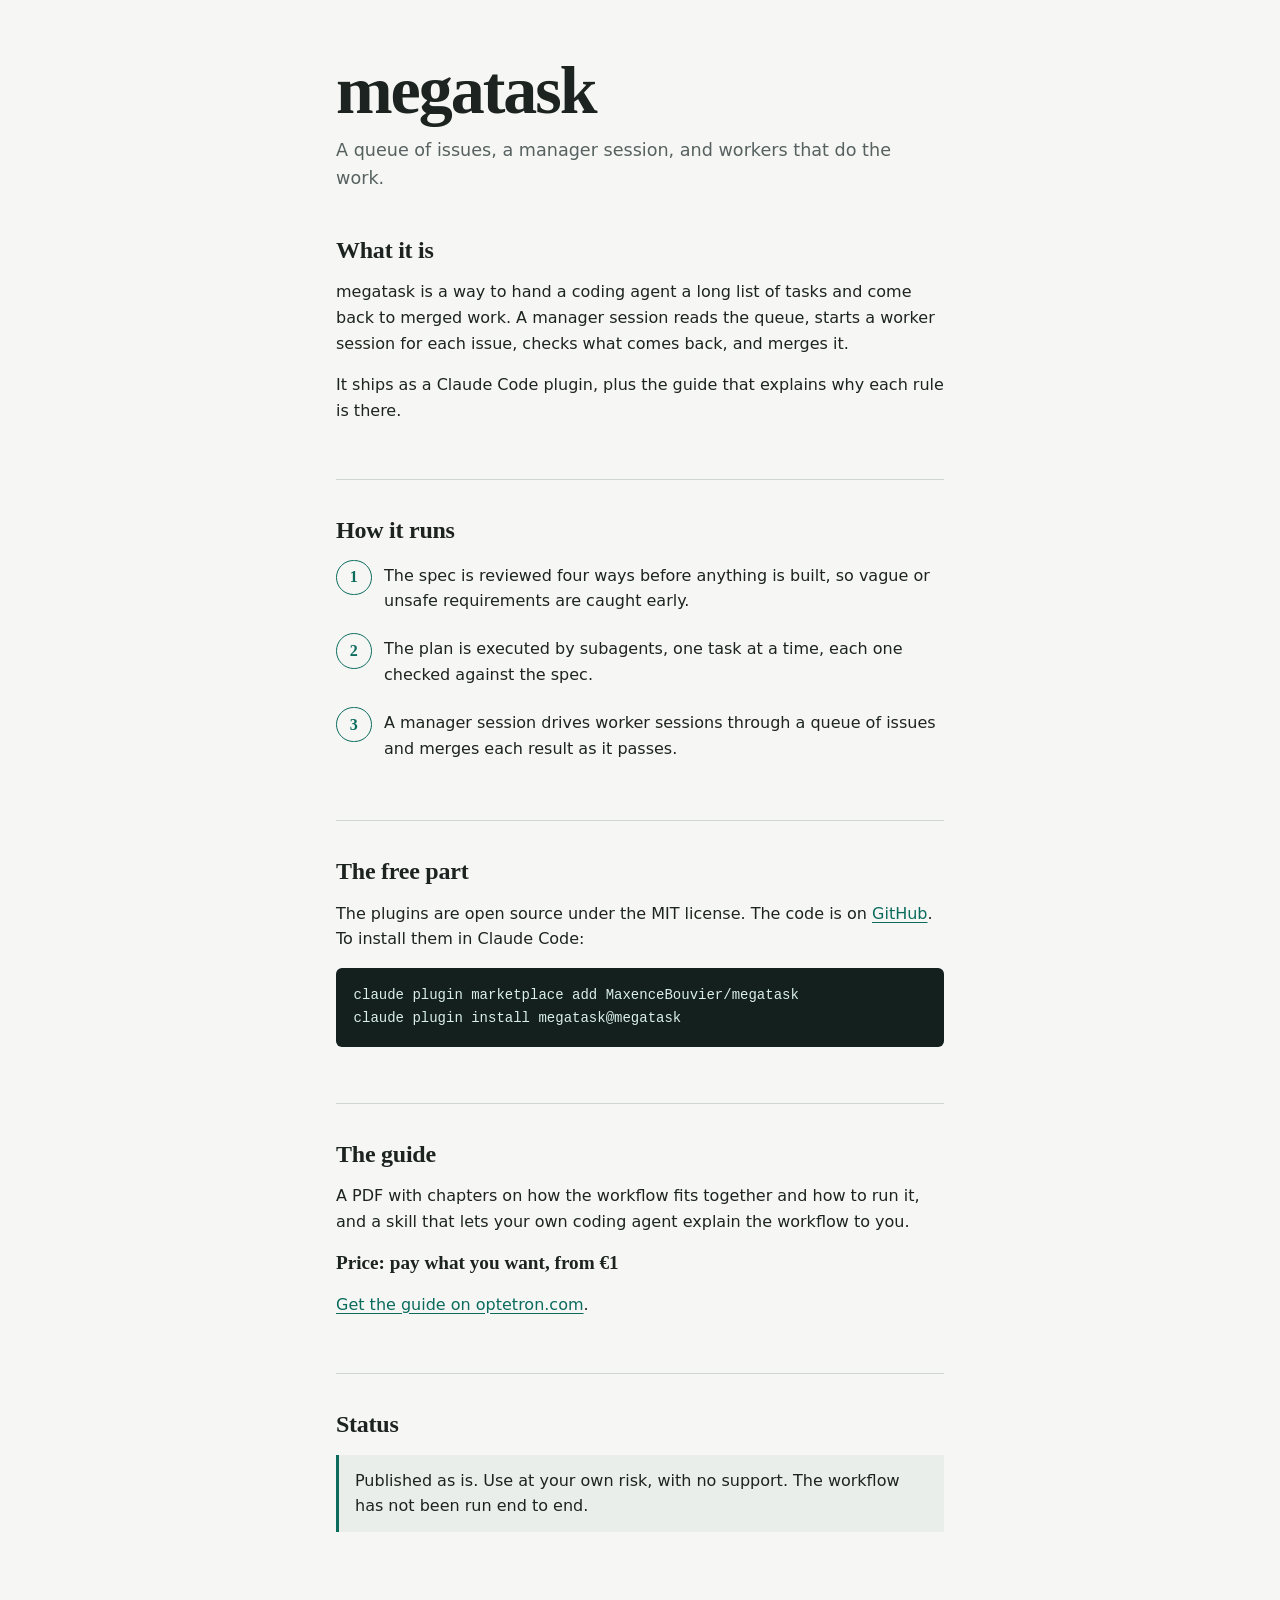
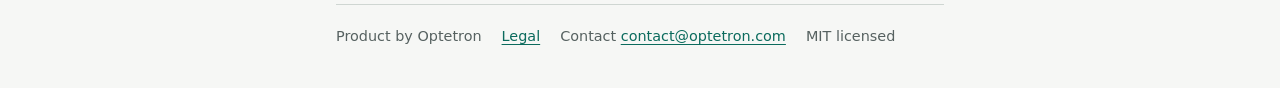
<file: docs/index.html>
<!doctype html>
<html lang="en">
<head>
<meta charset="utf-8">
<meta name="viewport" content="width=device-width, initial-scale=1">
<meta name="color-scheme" content="light dark">
<title>megatask</title>
<meta name="description" content="megatask is a workflow for running a long queue of coding tasks with agent sessions, and a set of Claude Code plugins that implement it.">
<link rel="stylesheet" href="style.css">
</head>
<body>
<header class="masthead">
<h1>megatask</h1>
<p>A queue of issues, a manager session, and workers that do the work.</p>
</header>
<main>
<section id="what">
<h2>What it is</h2>
<p>megatask is a way to hand a coding agent a long list of tasks and come back to merged work. A manager session reads the queue, starts a worker session for each issue, checks what comes back, and merges it.</p>
<p>It ships as a Claude Code plugin, plus the guide that explains why each rule is there.</p>
</section>
<section id="how">
<h2>How it runs</h2>
<ol class="steps">
<li>The spec is reviewed four ways before anything is built, so vague or unsafe requirements are caught early.</li>
<li>The plan is executed by subagents, one task at a time, each one checked against the spec.</li>
<li>A manager session drives worker sessions through a queue of issues and merges each result as it passes.</li>
</ol>
</section>
<section id="free">
<h2>The free part</h2>
<p>The plugins are open source under the MIT license. The code is on <a href="https://github.com/MaxenceBouvier/megatask">GitHub</a>. To install them in Claude Code:</p>
<pre><code>claude plugin marketplace add MaxenceBouvier/megatask
claude plugin install megatask@megatask</code></pre>
</section>
<section id="guide" data-state="on-sale">
<h2>The guide</h2>
<p>A PDF with chapters on how the workflow fits together and how to run it, and a skill that lets your own coding agent explain the workflow to you.</p>
<p class="price">Price: pay what you want, from €1</p>
<p><a href="https://optetron.com/en/megatask#guide">Get the guide on optetron.com</a>.</p>
</section>
<section id="status">
<h2>Status</h2>
<p class="note">Published as is. Use at your own risk, with no support. The workflow has not been run end to end.</p>
</section>
</main>
<footer id="footer">
<p><span>Product by Optetron</span> <a href="legal.html">Legal</a> <span>Contact <a href="mailto:contact@optetron.com">contact@optetron.com</a></span> <span>MIT licensed</span></p>
</footer>
</body>
</html>
</file>
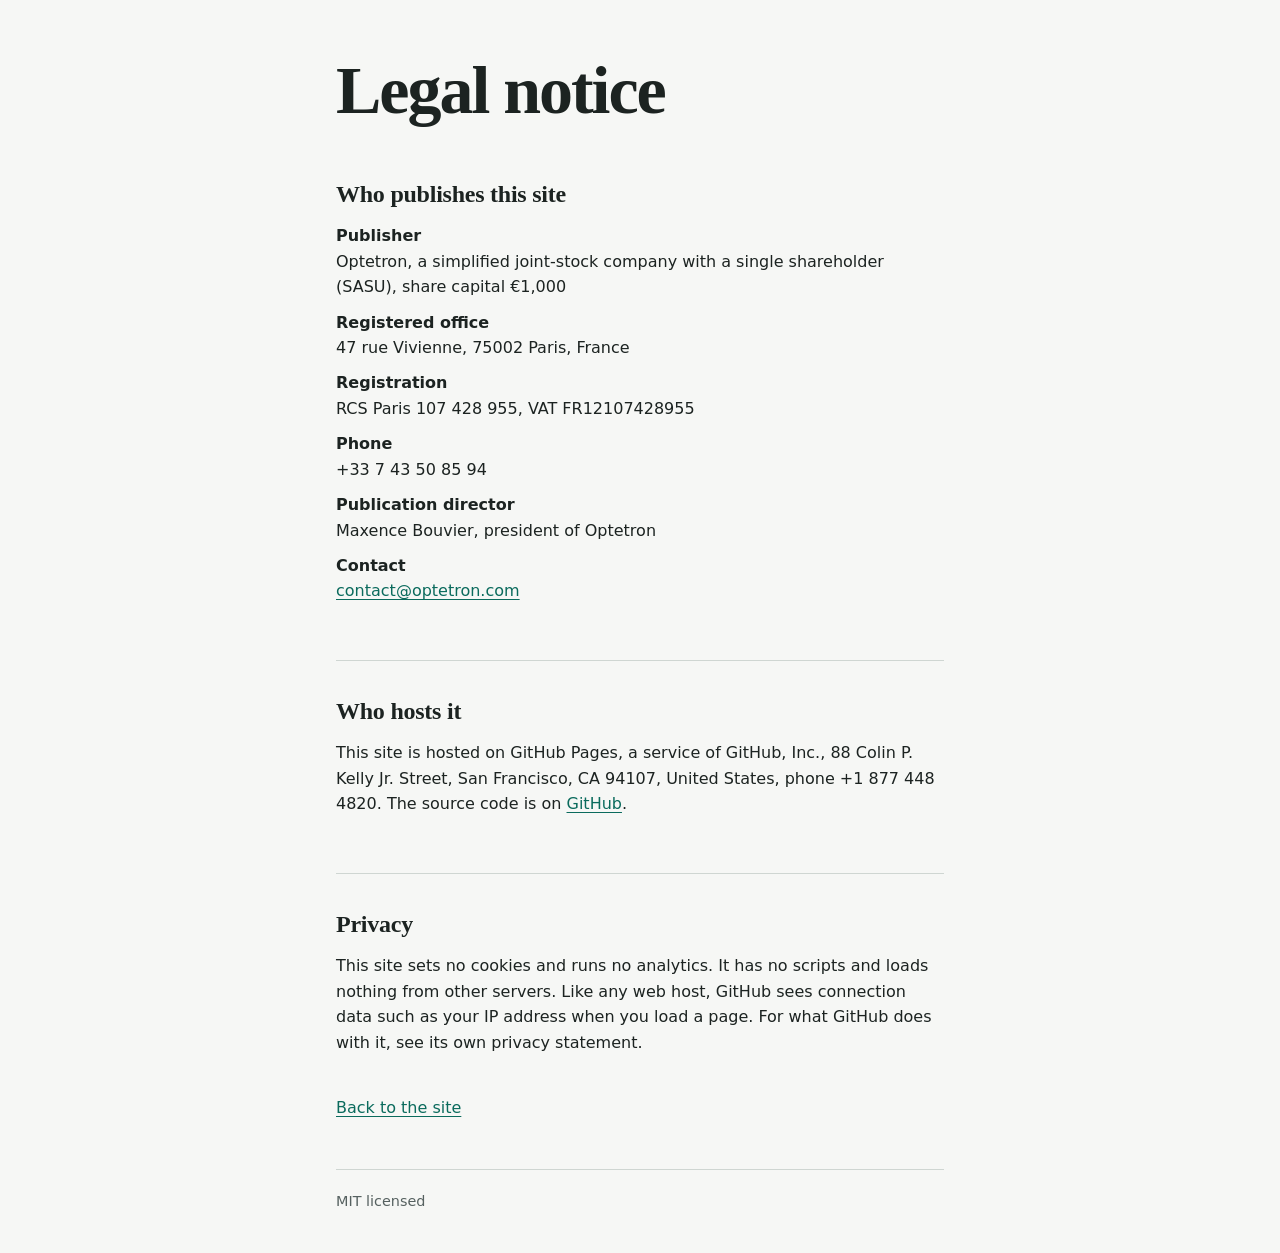
<file: docs/legal.html>
<!doctype html>
<html lang="en">
<head>
<meta charset="utf-8">
<meta name="viewport" content="width=device-width, initial-scale=1">
<meta name="color-scheme" content="light dark">
<title>Legal notice - megatask</title>
<link rel="stylesheet" href="style.css">
</head>
<body>
<header class="masthead">
<h1>Legal notice</h1>
</header>
<main>
<section id="publisher">
<h2>Who publishes this site</h2>
<dl class="facts">
<dt>Publisher</dt>
<dd>Optetron, a simplified joint-stock company with a single shareholder (SASU), share capital €1,000</dd>
<dt>Registered office</dt>
<dd>47 rue Vivienne, 75002 Paris, France</dd>
<dt>Registration</dt>
<dd>RCS Paris 107 428 955, VAT FR12107428955</dd>
<dt>Phone</dt>
<dd>+33 7 43 50 85 94</dd>
<dt>Publication director</dt>
<dd>Maxence Bouvier, president of Optetron</dd>
<dt>Contact</dt>
<dd><a href="mailto:contact@optetron.com">contact@optetron.com</a></dd>
</dl>
</section>
<section id="hosting">
<h2>Who hosts it</h2>
<p>This site is hosted on GitHub Pages, a service of GitHub, Inc., 88 Colin P. Kelly Jr. Street, San Francisco, CA 94107, United States, phone +1 877 448 4820. The source code is on <a href="https://github.com/MaxenceBouvier/megatask">GitHub</a>.</p>
</section>
<section id="privacy">
<h2>Privacy</h2>
<p>This site sets no cookies and runs no analytics. It has no scripts and loads nothing from other servers. Like any web host, GitHub sees connection data such as your IP address when you load a page. For what GitHub does with it, see its own privacy statement.</p>
</section>
<p><a class="back" href="index.html">Back to the site</a></p>
</main>
<footer id="footer-legal">
<p><span>MIT licensed</span></p>
</footer>
</body>
</html>
</file>
<file: docs/style.css>
:root {
  --bg: #f6f7f5;
  --fg: #1c2321;
  --muted: #566160;
  --rule: #cfd6d2;
  --accent: #0b6b5d;
  --code-bg: #14201d;
  --code-fg: #d9efe8;
  --soft: #e9eeeb;
  --serif: ui-serif, "Iowan Old Style", "Palatino Linotype", Palatino, Georgia, serif;
  --sans: system-ui, -apple-system, "Segoe UI", Roboto, "Helvetica Neue", Arial, sans-serif;
  --mono: ui-monospace, SFMono-Regular, Menlo, Consolas, monospace;
}
@media (prefers-color-scheme: dark) {
  :root {
    --bg: #111715;
    --fg: #e4eae7;
    --muted: #9aa8a3;
    --rule: #2d3a36;
    --accent: #5fd0b8;
    --code-bg: #0a0f0e;
    --code-fg: #cfeee5;
    --soft: #1a2320;
  }
}
* { box-sizing: border-box; }
html { -webkit-text-size-adjust: 100%; }
body {
  margin: 0;
  background: var(--bg);
  color: var(--fg);
  font: 1rem/1.6 var(--sans);
}
main, footer, .masthead {
  max-width: 40rem;
  margin: 0 auto;
  padding-left: 16px;
  padding-right: 16px;
}
.masthead { padding-top: 3.5rem; padding-bottom: 0.5rem; }
.masthead h1 {
  font: 700 clamp(2.6rem, 11vw, 4.25rem)/1 var(--serif);
  letter-spacing: -0.03em;
  margin: 0 0 0.75rem;
}
.masthead p { margin: 0; color: var(--muted); font-size: 1.1rem; }
section { padding: 2.25rem 0 0.5rem; }
section + section { border-top: 1px solid var(--rule); margin-top: 2rem; }
h2 { font: 700 1.5rem/1.2 var(--serif); letter-spacing: -0.01em; margin: 0 0 0.9rem; }
p { margin: 0 0 1rem; }
a { color: var(--accent); text-underline-offset: 0.2em; }
a:focus-visible { outline: 3px solid var(--accent); outline-offset: 3px; border-radius: 2px; }
ol.steps { list-style: none; margin: 0; padding: 0; counter-reset: step; }
ol.steps li {
  counter-increment: step;
  position: relative;
  padding: 0.2rem 0 0.2rem 3rem;
  margin-bottom: 1rem;
}
ol.steps li::before {
  content: counter(step);
  position: absolute;
  left: 0;
  top: 0;
  width: 2.1rem;
  height: 2.1rem;
  display: grid;
  place-items: center;
  border: 1.5px solid var(--accent);
  border-radius: 50%;
  color: var(--accent);
  font: 700 1rem/1 var(--serif);
}
pre {
  max-width: 100%;
  overflow-wrap: normal;
  background: var(--code-bg);
  color: var(--code-fg);
  font: 0.875rem/1.7 var(--mono);
  padding: 1rem 1.1rem;
  margin: 1rem 0;
  border-radius: 6px;
  overflow-x: auto;
}
pre code { font: inherit; }
.note {
  background: var(--soft);
  border-left: 3px solid var(--accent);
  padding: 0.8rem 1rem;
  margin: 1rem 0;
}
.price { font: 700 1.2rem/1.3 var(--serif); }
footer {
  margin-top: 3rem;
  padding-bottom: 2.5rem;
  color: var(--muted);
  font-size: 0.9rem;
}
footer p { margin: 0; padding-top: 1.25rem; border-top: 1px solid var(--rule); display: flex; flex-wrap: wrap; gap: 0.25rem 1.25rem; }
dl.facts { margin: 0 0 1rem; }
dl.facts dt { font-weight: 700; margin-top: 0.6rem; }
dl.facts dd { margin: 0; }
.back { display: inline-block; margin-top: 1rem; }
</file>
